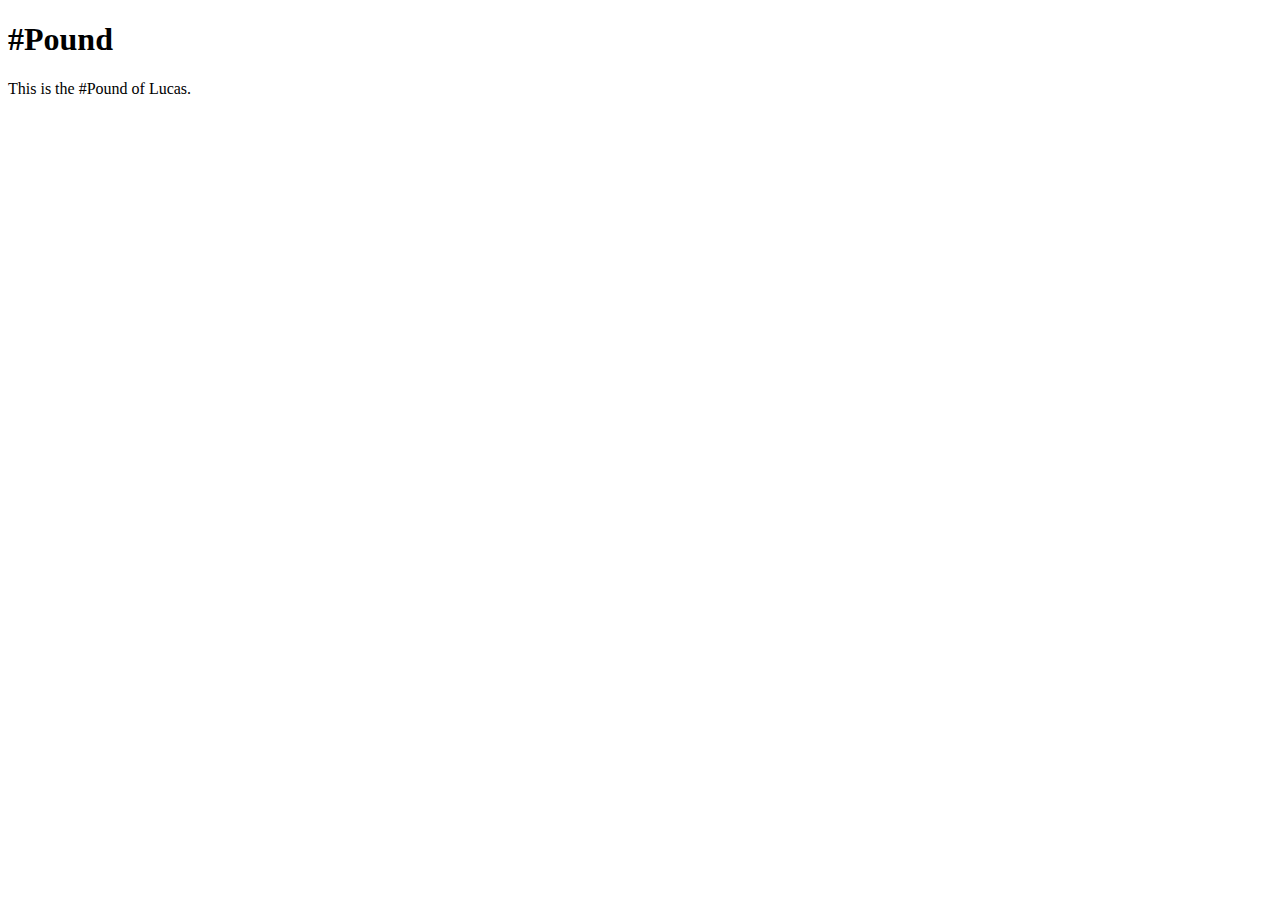
<file: circuits/unit1/index.html>
<!DOCTYPE html>
<html>
<head>

	<title>#Pound</title>
	<link rel="stylesheet" type="text/cass" href="css/style.css">
	
</head>
<body>

	<h1>#Pound</h1>

	<p>This is the #Pound of Lucas.</p>

</body>
</html>
</file>
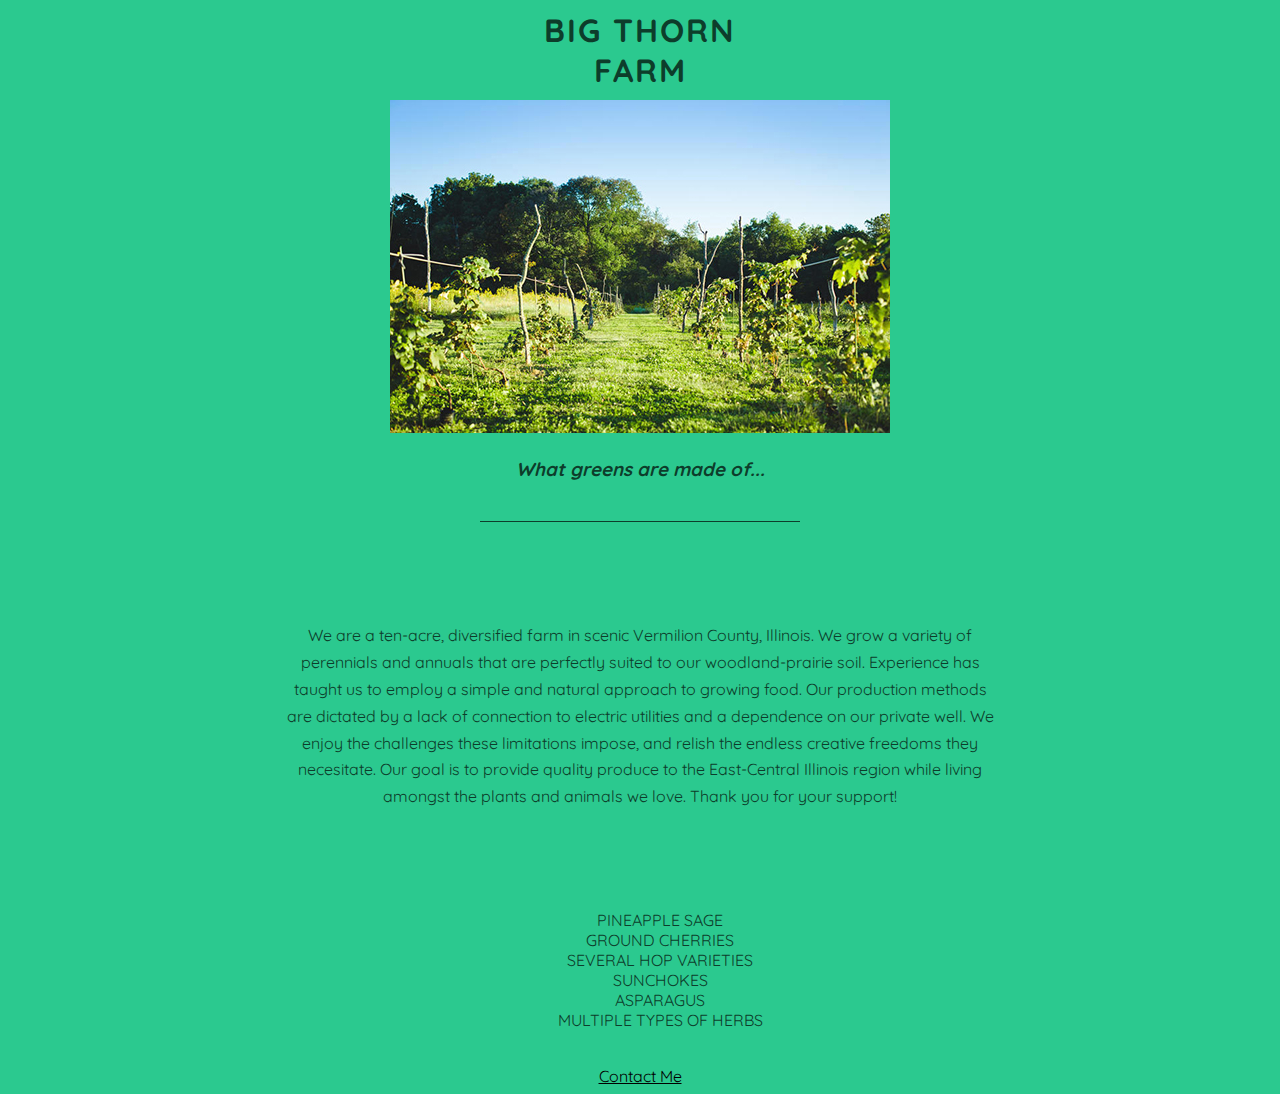
<file: circuits/unit3/index.html>
<!DOCTYPE html>
<html>
<head>
	<title>Big Thorn Farm</title>
	<link rel="stylesheet" type="text/css" href="css/style.css" height="250px" width="375px">
	<link href='http://fonts.googleapis.com/css?family=Quicksand' rel='stylesheet' type='text/css'>
</head>
<body>

	<h1>Big Thorn <br>
	Farm</h1>

	<img src="images/fieldpoles.jpg" alt="Green Field" title="Field of Greens">
	
	<h3 id="slogan">What greens are made of...</h3>

	
	<p id="description"> We are a ten-acre, diversified farm in scenic Vermilion County, Illinois. We grow a variety of perennials and annuals that are perfectly suited to our woodland-prairie soil. Experience has taught us to employ a simple and natural approach to growing food. Our production methods are dictated by a lack of connection to electric utilities and a dependence on our private well. We enjoy the challenges these limitations impose, and relish the endless creative freedoms they necesitate. Our goal is to provide quality produce to the East-Central Illinois region while living amongst the plants and animals we love. Thank you for your support!</p>
	
	<ul>
		<li>Pineapple Sage</li>
		<li>Ground Cherries</li>
		<li>Several Hop Varieties</li>
		<li>Sunchokes</li>
		<li>Asparagus</li>
		<li>Multiple Types of Herbs</li>
	</ul>
	<br>
	

	<a href="mailto:bigthornfarm@gmail.com?Subject=Hello" target="_blank">Contact Me</a>

</body>
</html>
</file>
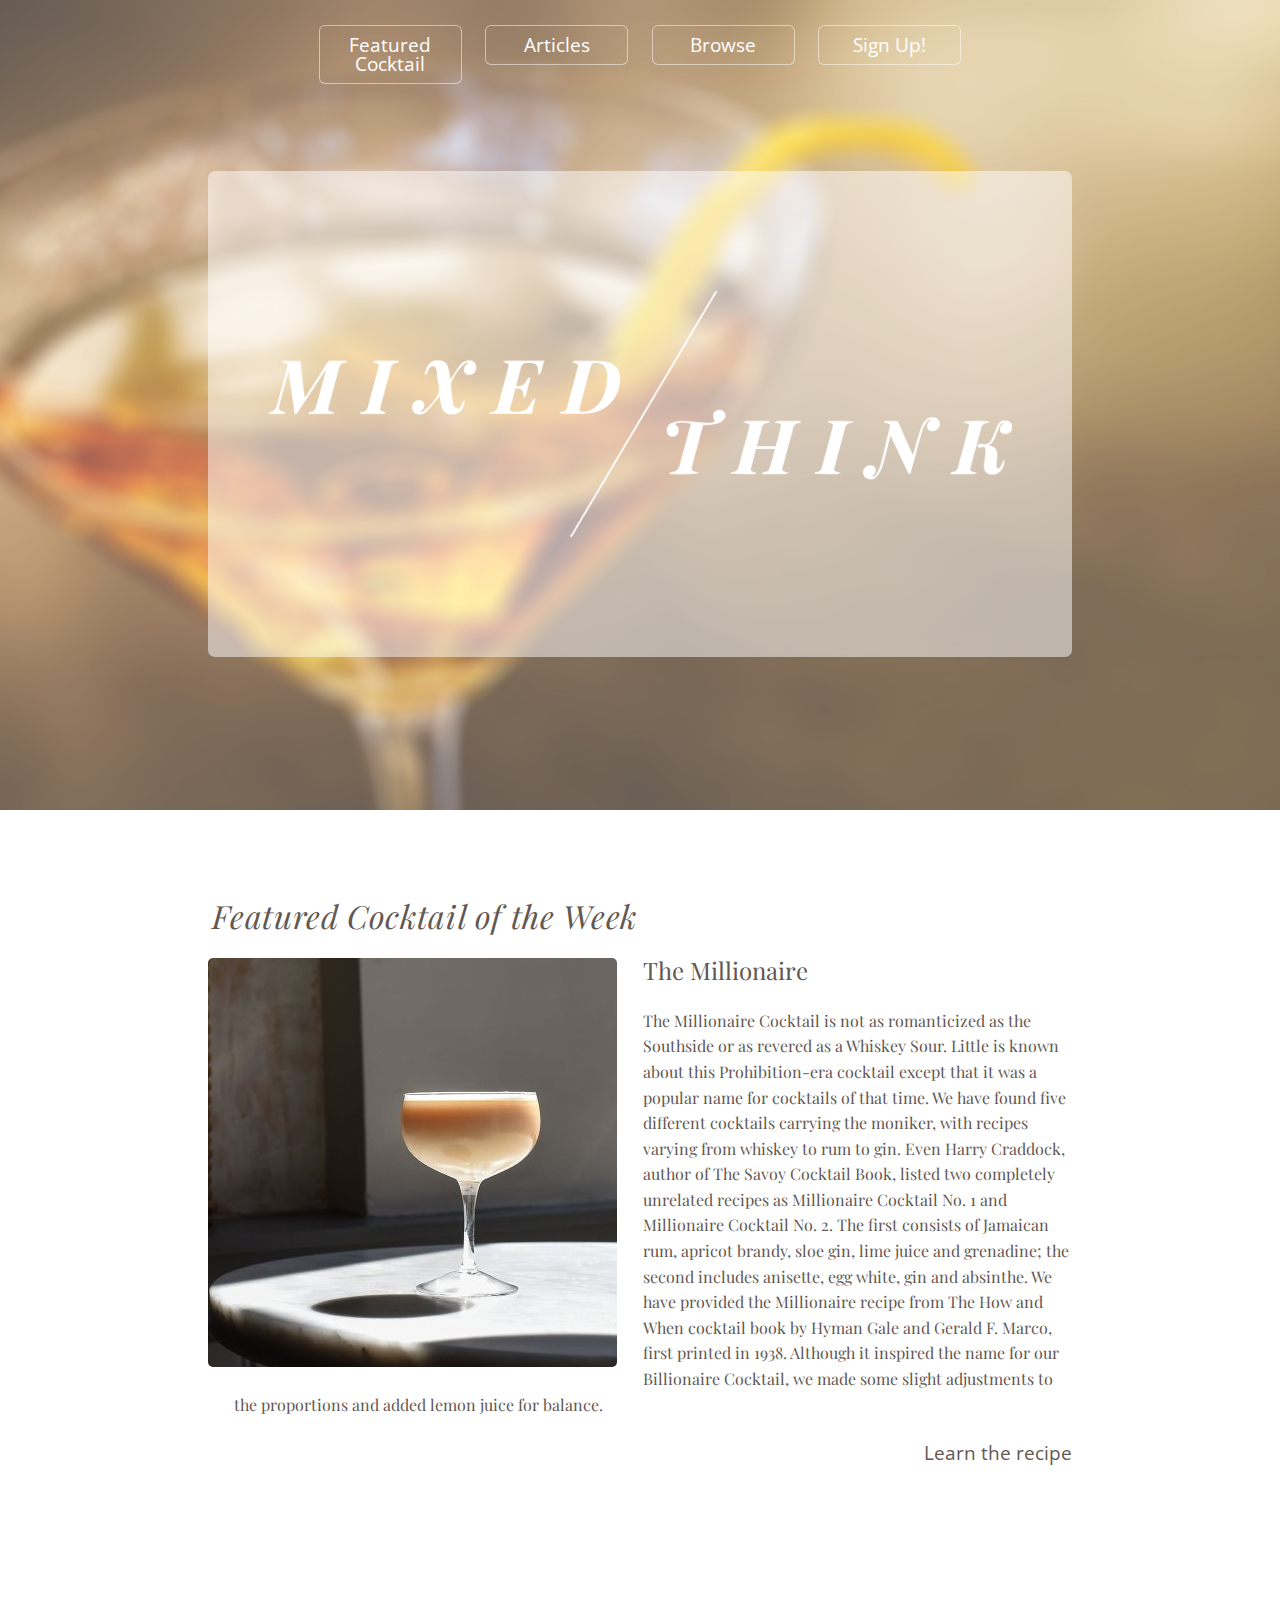
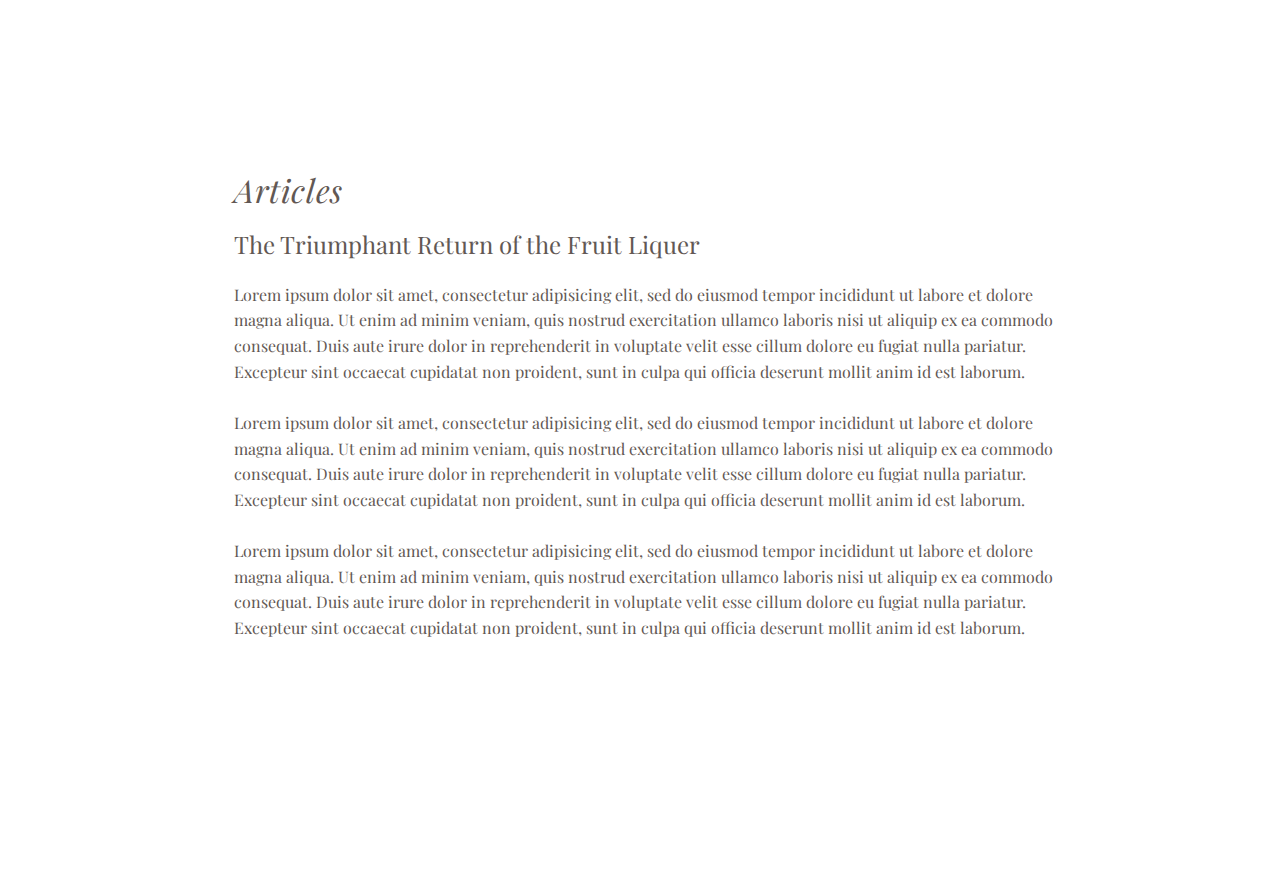
<file: circuits/unit5/index.html>
<!DOCTYPE html>
<html>
<head>

	<meta charset="UTF-8">
	<title>Mixed Think</title>
	<link rel="stylesheet" type="text/css" href="reset.css">
	<link rel="stylesheet" type="text/css" href="style.css">
	<link href='http://fonts.googleapis.com/css?family=Playfair+Display:700italic' rel='stylesheet' type='text/css'>
	<link href='http://fonts.googleapis.com/css?family=Open+Sans+Condensed:300' rel='stylesheet' type='text/css'>
</head>
<body>

	<section id="splash">
		<nav>
			<ul>
				<li id="cocktail"><a href="#feat_cocktail">Featured Cocktail</a></li>
				<li id="arcticles"><a href="#articles">Articles</a></li>
				<li id="browse"><a href="#browse">Browse</a></li>
				<li id="sign_up"><a href="#">Sign Up!</a></li>
			</ul>
		</nav>

		<div id="logo_wrapper">
			<img src="images/mixedthink.png" alt="Mixed Think Logo" id="logo">
		</div>
	</section>

	<section id="feat_cocktail">
		<div class="clearfix" id="feat_wrapper">
			<h1 id="week">Featured Cocktail of the Week</h1>
			<img src="images/millionaire1.jpg" alt="Millionaire" id="millionaire">
			<h3>The Millionaire</h3>
			<p>The Millionaire Cocktail is not as romanticized as the Southside or as revered as a Whiskey Sour. Little is known about this Prohibition-era cocktail except that it was a popular name for cocktails of that time. We have found five different cocktails carrying the moniker, with recipes varying from whiskey to rum to gin. Even Harry Craddock, author of The Savoy Cocktail Book, listed two completely unrelated recipes as Millionaire Cocktail No. 1 and Millionaire Cocktail No. 2. The first consists of Jamaican rum, apricot brandy, sloe gin, lime juice and grenadine; the second includes anisette, egg white, gin and absinthe. We have provided the Millionaire recipe from The How and When cocktail book by Hyman Gale and Gerald F. Marco, first printed in 1938. Although it inspired the name for our Billionaire Cocktail, we made some slight adjustments to the proportions and added lemon juice for balance.</p>

			<p id="recipe">Learn the recipe</p>
		</div>
	</section>

	<section id="articles">
		<div id="articles_wrapper">
			<h1>Articles</h1>
			<h3>The Triumphant Return of the Fruit Liquer</h3>
			<p>Lorem ipsum dolor sit amet, consectetur adipisicing elit, sed do eiusmod
			tempor incididunt ut labore et dolore magna aliqua. Ut enim ad minim veniam,
			quis nostrud exercitation ullamco laboris nisi ut aliquip ex ea commodo
			consequat. Duis aute irure dolor in reprehenderit in voluptate velit esse
			cillum dolore eu fugiat nulla pariatur. Excepteur sint occaecat cupidatat non
			proident, sunt in culpa qui officia deserunt mollit anim id est laborum.</p>
			<p>Lorem ipsum dolor sit amet, consectetur adipisicing elit, sed do eiusmod
			tempor incididunt ut labore et dolore magna aliqua. Ut enim ad minim veniam,
			quis nostrud exercitation ullamco laboris nisi ut aliquip ex ea commodo
			consequat. Duis aute irure dolor in reprehenderit in voluptate velit esse
			cillum dolore eu fugiat nulla pariatur. Excepteur sint occaecat cupidatat non
			proident, sunt in culpa qui officia deserunt mollit anim id est laborum.</p>
			<p>Lorem ipsum dolor sit amet, consectetur adipisicing elit, sed do eiusmod
			tempor incididunt ut labore et dolore magna aliqua. Ut enim ad minim veniam,
			quis nostrud exercitation ullamco laboris nisi ut aliquip ex ea commodo
			consequat. Duis aute irure dolor in reprehenderit in voluptate velit esse
			cillum dolore eu fugiat nulla pariatur. Excepteur sint occaecat cupidatat non
			proident, sunt in culpa qui officia deserunt mollit anim id est laborum.</p>
		</div>
	</section>
	
	

</body>
</html>
</file>
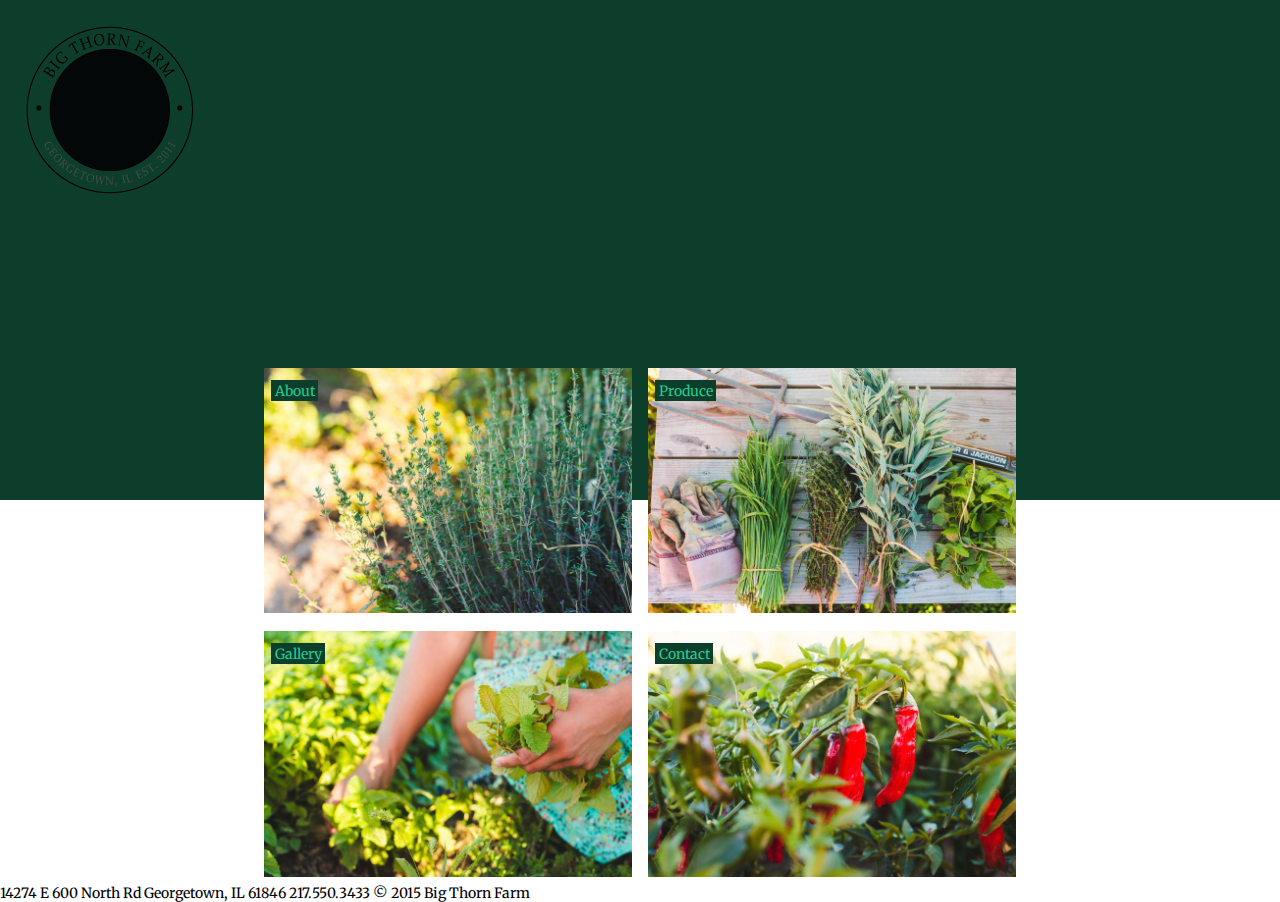
<file: circuits/unit9/index.html>
<!DOCTYPE html>
<html>
<head>
	<title>Big Thorn Farm</title>
	<meta charset="UTF-8">
	<meta name="viewport" content="width=device-width, initialscale=1">
	<link rel="stylesheet" type="text/css" href="css/reset.css">
	<link rel="stylesheet" type="text/css" href="css/style.css">
	<link href='http://fonts.googleapis.com/css?family=Merriweather:400,300' rel='stylesheet' type='text/css'>
</head>

<body>
	<header>
		<img src="images/btfcirclelogo.png" alt="Big Thorn Farm Logo">
	</header>

	<nav>
		<ul class="clearfix">
			<li class="buttons"><a href="#"><img src="images/thyme.jpg" alt="Thyme" class="nav_image"><h2>About</h2></a></li>

			<li class="buttons"><a href="#"><img src="images/tableherbs.jpg" alt="Herbs on a table" class="nav_image"><h2>Produce</h2></a></li>

			<li class="buttons"><a href="#"><img src="images/sagehands.jpg" alt="Hands" class="nav_image"><h2>Gallery</h2></a></li>

			<li class="buttons"><a href="#"><img src="images/peppers.jpg" alt="Peppers" class="nav_image"><h2>Contact</h2></a></li>
		</ul>
	</nav>

	<footer>14274 E 600 North Rd Georgetown, IL 61846 217.550.3433 &copy; 2015 Big Thorn Farm</footer>

</body>
</html>
</file>
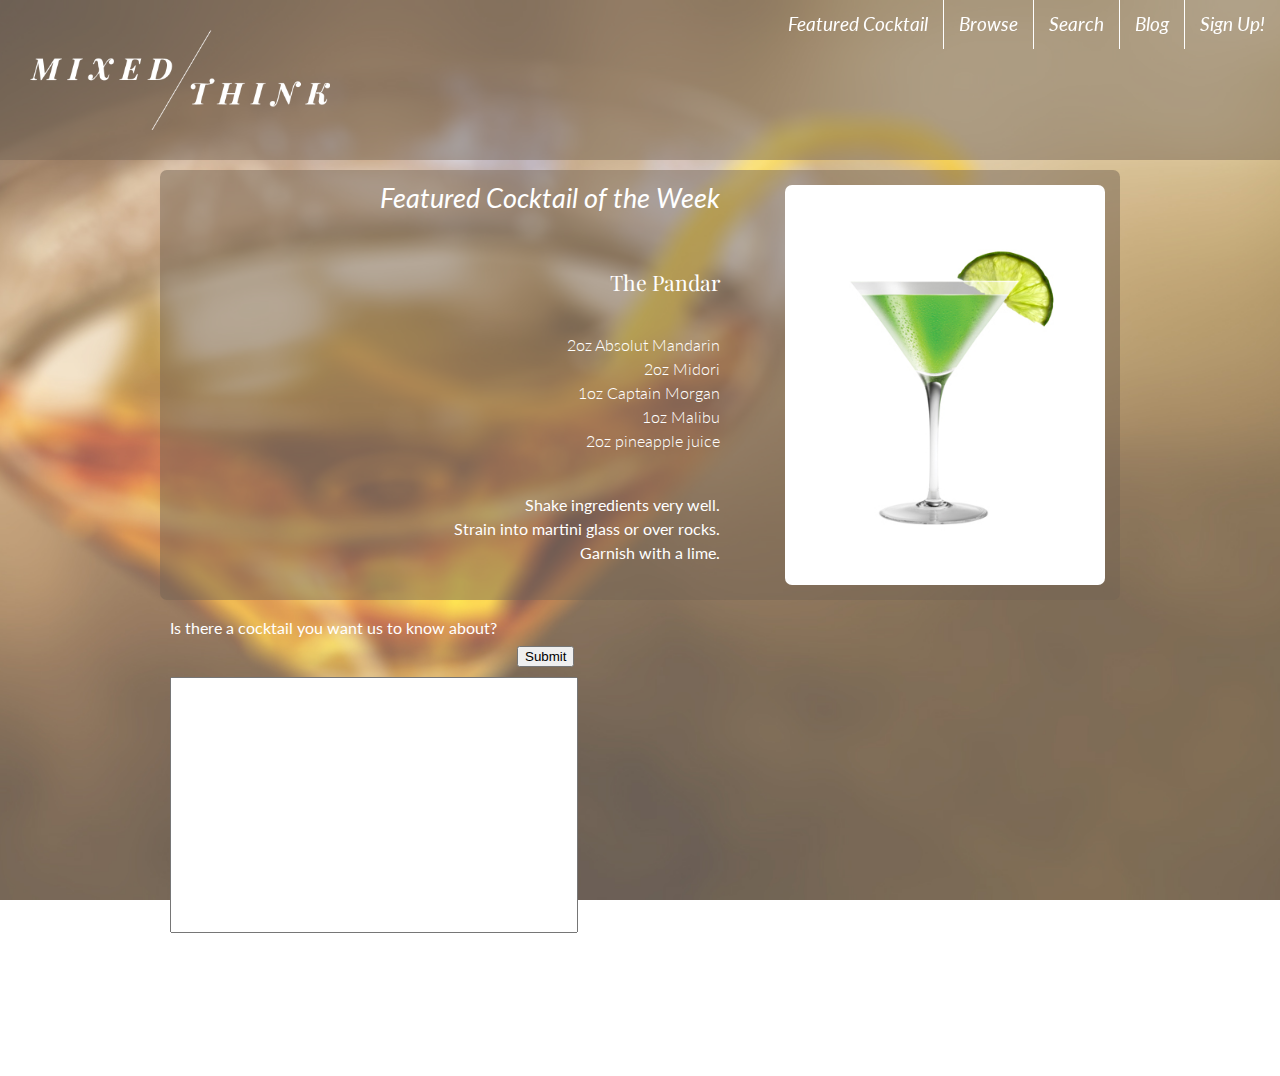
<file: circuits/unit5/iteration2/index.html>
<!DOCTYPE html>
<html>
<head>
	<title>Mixed Think</title>
	<meta charset="UTF-8">
	<link rel="stylesheet" type="text/css" href="css/reset.css">
	<link rel="stylesheet" type="text/css" href="style.css">
	<link href='http://fonts.googleapis.com/css?family=Playfair+Display:700italic' rel='stylesheet' type='text/css'>
	<link href='http://fonts.googleapis.com/css?family=Oxygen:400,300' rel='stylesheet' type='text/css'>
	<link href='http://fonts.googleapis.com/css?family=Lato:400,400italic' rel='stylesheet' type='text/css'>
</head>
<body>

	<header class="clearfix" id="navbar">
			<img id="mixed" src="images/mixedthink.png">
		

			<nav class="clearfix">
				<ul class="clearfix">
					<li><a id="signup" href="#">Sign Up!</a></li>
					<li><a id="blog" href="#">Blog</a></li>
					<li><a id="search" href="#">Search</a></li>
					<li><a id="browse"href="browse.html">Browse</a></li>
					<li><a id="featured" href="index.html">Featured Cocktail</a></li>
				</ul>
			</nav>
		
	</header>

	<section id="feat_wrapper" class="clearfix">
		<div id="container">
			<img id="pandar" src="images/pandar.jpg">

			<h1>Featured Cocktail of the Week</h1>

			<h3>The Pandar</h3>


			<ul id="ingredients">
				<li>2oz Absolut Mandarin</li>
				<li>2oz Midori</li>
				<li>1oz Captain Morgan</li>
				<li>1oz Malibu</li>
				<li>2oz pineapple juice</li>
			</ul>

			<p>Shake ingredients very well.<br> Strain into martini glass or over rocks.<br> Garnish with a lime.</p>
			
		</div>
	</section>

	<section id="input">
		<h3 id="info">Is there a cocktail you want us to know about?</h3>
		<input id="button" type="submit" value="Submit">

		<form>
			<input id="box" type="text" id="input">
		</form>
	</section>

	<footer>

		<div class="wrapper">

  			<a class="icon facebook" href="#"><span class="zocial-facebook"></span></a>
  			<a class="icon twitter" href="#"><span class="zocial-twitter"></span></a>
 			 <a class="icon linkedin" href="#"><span class="zocial-linkedin"></span></a>
  			<a class="icon youtube" href="#"><span class="zocial-youtube"></span></a>
  			<a class="icon flickr" href="#"><span class="zocial-flickr"></span></a>
  			<a class="icon email" href="#"><span class="zocial-email"></span></a>
  		</div>
  	</footer>

</body>
</html>
</file>
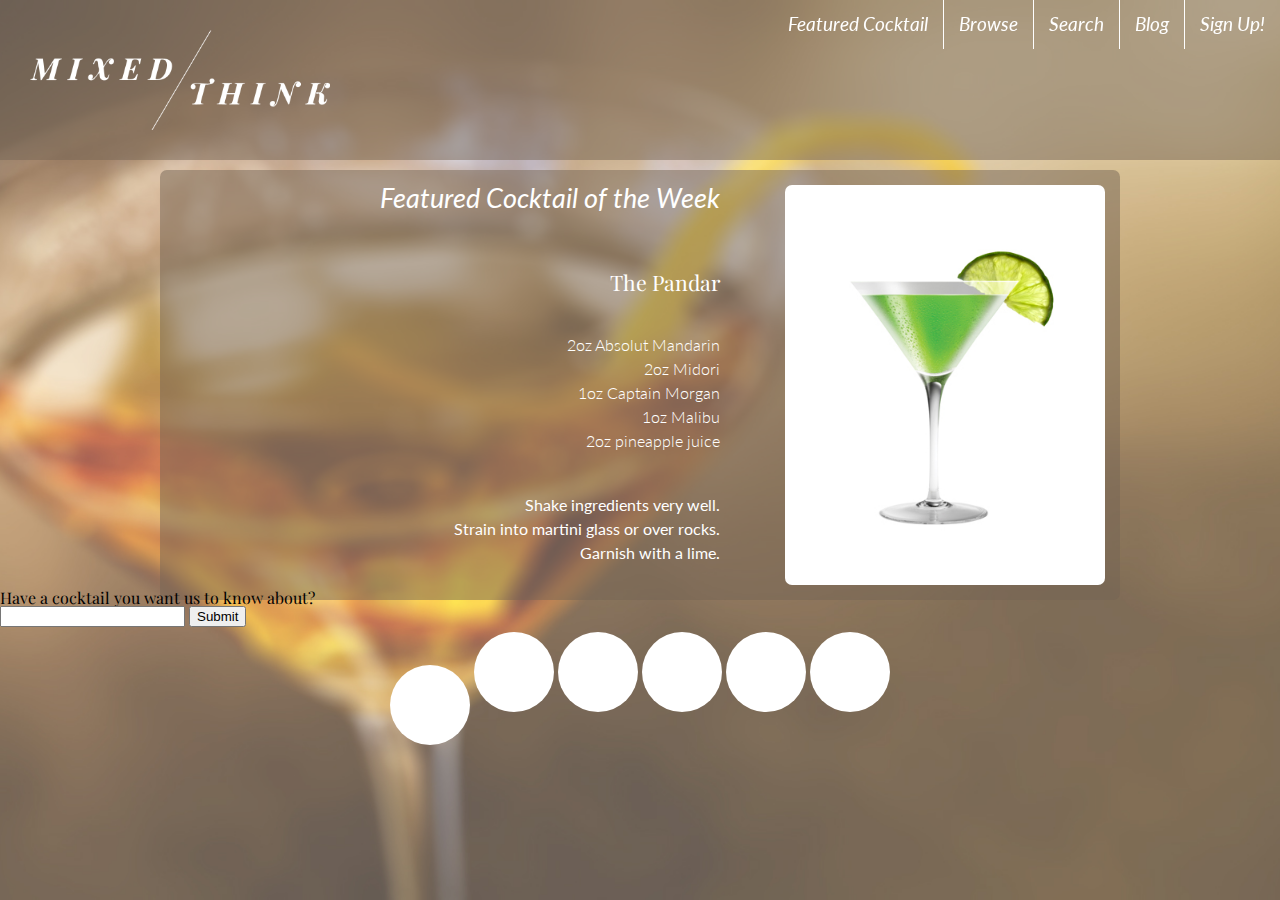
<file: circuitsgh/unit5/iteration2/index.html>
<!DOCTYPE html>
<html>
<head>
	<title>Mixed Think</title>
	<meta charset="UTF-8">
	<link rel="stylesheet" type="text/css" href="css/reset.css">
	<link rel="stylesheet" type="text/css" href="style.css">
	<link href='http://fonts.googleapis.com/css?family=Playfair+Display:700italic' rel='stylesheet' type='text/css'>
	<link href='http://fonts.googleapis.com/css?family=Oxygen:400,300' rel='stylesheet' type='text/css'>
	<link href='http://fonts.googleapis.com/css?family=Lato:400,400italic' rel='stylesheet' type='text/css'>
</head>
<body>

	<header class="clearfix" id="navbar">
			<img id="mixed" src="images/mixedthink.png">
		

			<nav class="clearfix">
				<ul class="clearfix">
					<li><a id="signup" href="#">Sign Up!</a></li>
					<li><a id="blog" href="#">Blog</a></li>
					<li><a id="search" href="#">Search</a></li>
					<li><a id="browse"href="#">Browse</a></li>
					<li><a id="featured" href="#">Featured Cocktail</a></li>
				</ul>
			</nav>
		
	</header>

	<section id="feat_wrapper" class="clearfix">
		<div id="container">
			<img id="pandar" src="images/pandar.jpg">

			<h1>Featured Cocktail of the Week</h1>

			<h3>The Pandar</h3>


			<ul id="ingredients">
				<li>2oz Absolut Mandarin</li>
				<li>2oz Midori</li>
				<li>1oz Captain Morgan</li>
				<li>1oz Malibu</li>
				<li>2oz pineapple juice</li>
			</ul>

			<p>Shake ingredients very well.<br> Strain into martini glass or over rocks.<br> Garnish with a lime.</p>
			
		</div>
	</section>

	<section>Have a cocktail you want us to know about?
	<form>
		<input type="text" id="input">
		<input type="submit" value="Submit">
	</form>
	</section>

	<footer>

		<div class="wrapper">

  			<a class="icon facebook" href="#"><span class="zocial-facebook"></span></a>
  			<a class="icon twitter" href="#"><span class="zocial-twitter"></span></a>
 			 <a class="icon linkedin" href="#"><span class="zocial-linkedin"></span></a>
  			<a class="icon youtube" href="#"><span class="zocial-youtube"></span></a>
  			<a class="icon flickr" href="#"><span class="zocial-flickr"></span></a>
  			<a class="icon email" href="#"><span class="zocial-email"></span></a>
  		</div>
  	</footer>

</body>
</html>
</file>
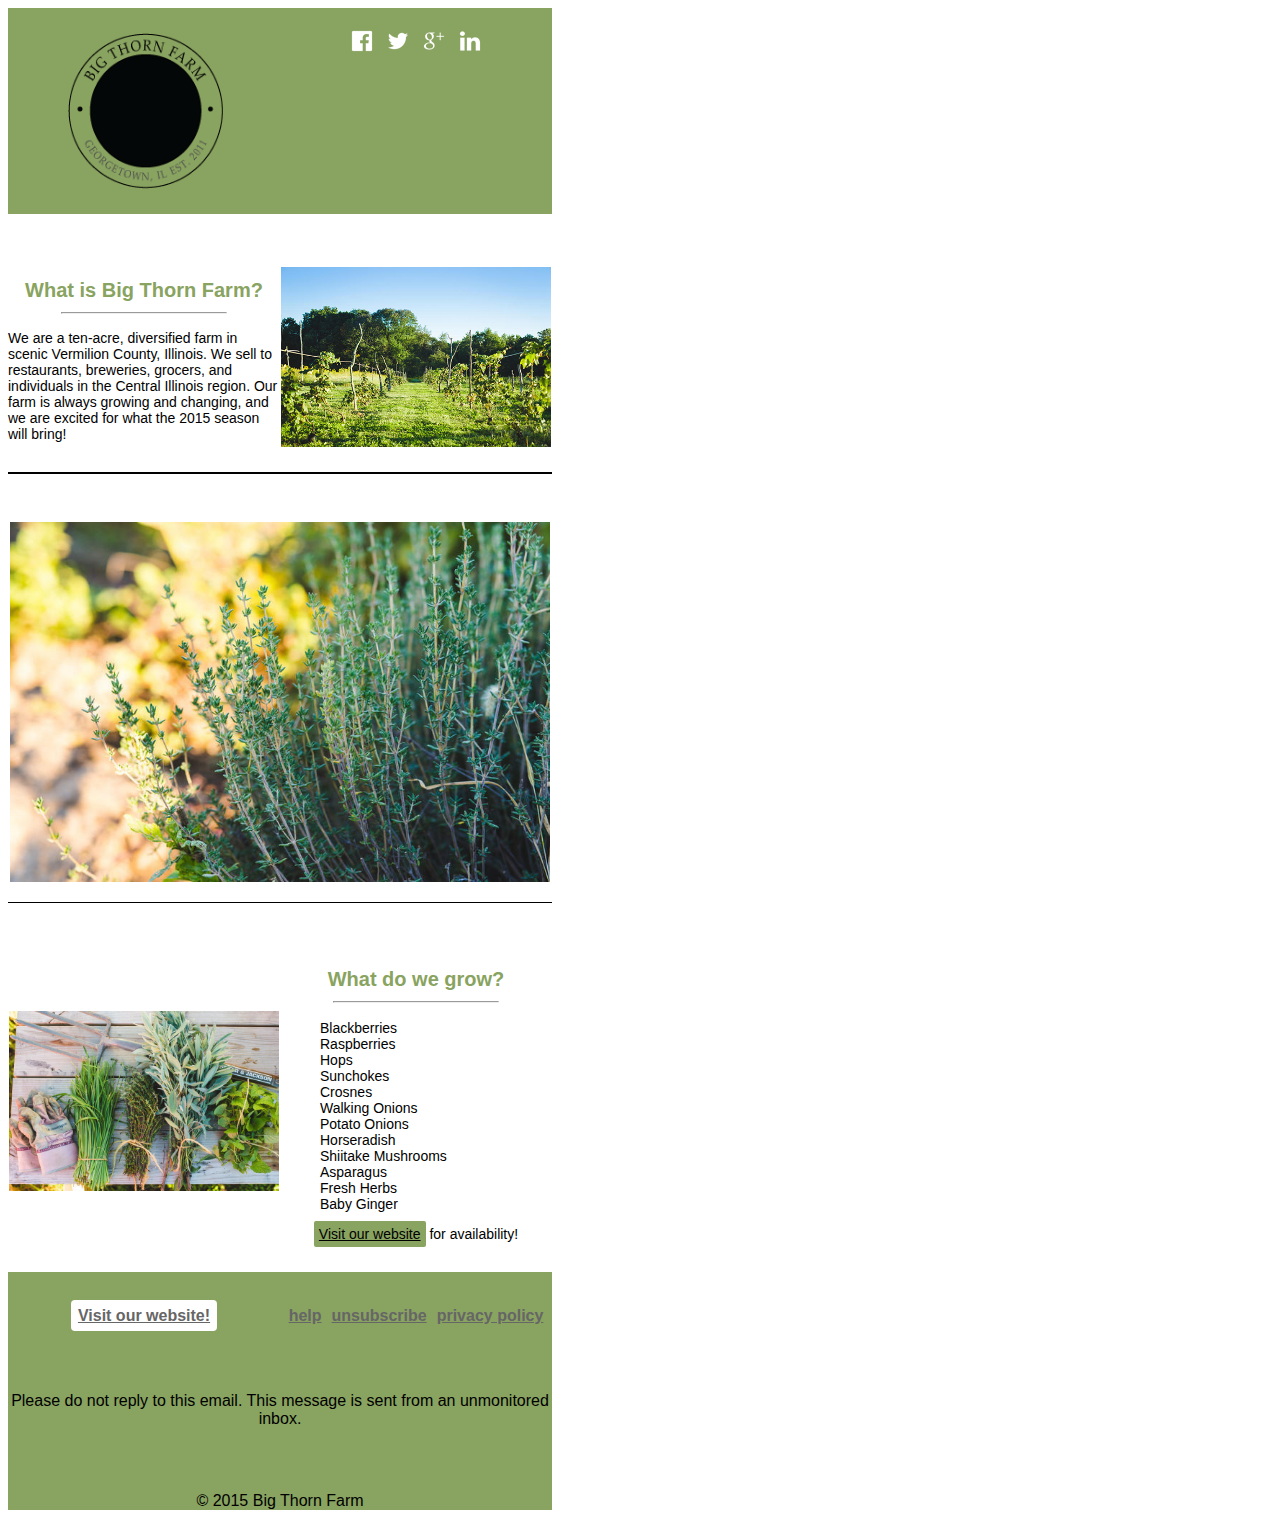
<file: circuits/unit10/email.html>
<!DOCTYPE html>
<html>
<head>
	<title>Big Thorn Farm</title>
	<meta charset="UTF-8">
	<meta name="viewport" content="width=device-width, initialscale=1">
</head>

<body>
	<table border="0" cellspacing="0">
		<tr style="background-color: #89A360;">
			<td style="background-color: #89A360; width:270px;" align="center"><a href="#"><img src="http://lucasdbaker.github.io/circuits/unit10/btfcirclelogo.png" style="width: 200px;" alt="Big Thorn Farm Logo"></a></td>
			<td style="background-color: #89A360; width:270px;" valign="top" align="center">
				<ul style="list-style: none; padding: 0;">
  					<li style="display: inline;"><a href="#" title="Share on Facebook" target="_blank"><img src="http://lucasdbaker.github.io/circuits/unit10/simple_icons/Facebook.png"></a></li>

  					<li style="display: inline;"><a href="#" target="_blank" title="Tweet"><img src="http://lucasdbaker.github.io/circuits/unit10/simple_icons/Twitter.png"></a></li>

  					<li style="display: inline;"><a href="#" target="_blank" title="Share on Google+"><img src="http://lucasdbaker.github.io/circuits/unit10/simple_icons/Google+.png"></a></li>

  					<li style="display: inline;"><a href="#" target="_blank" title="Share on LinkedIn"><img src="http://lucasdbaker.github.io/circuits/unit10/simple_icons/LinkedIn.png"></a></li>
				</ul>
			</td>
		</tr>

		<tr>
			<td style="width: 270px; padding:3em 0 1em 0;">
				<h2 style="font-size: 20px; font-style: normal; font-family: Arial, sans-serif; color: #89A360; text-align: center;" >What is Big Thorn Farm?<hr width="60%"></h2>

				<p style="font-family: arial, sans-serif; font-size: 14px; ">We are a ten-acre, diversified farm in scenic Vermilion County, Illinois. We sell to restaurants, breweries, grocers, and individuals in the Central Illinois region. Our farm is always growing and changing, and we are excited for what the 2015 season will bring!</p>
			</td>
			<td align="center">
				<img src="http://lucasdbaker.github.io/circuits/unit10/fieldpoles.jpg" style="width:270px; padding:3em 0 1em 0;">
			</td>

		</tr>
		<tr>
			<td style="background-color: #000; padding:.05em;" colspan="2"></td>
		</tr>

		<tr>
			<td colspan="2" align="center" style="padding:3em 0 1em 0"><img src="http://lucasdbaker.github.io/circuits/unit10/thyme.jpg" width="540px"></td>
		</tr>

		<tr>
			<td style="background-color: #000; padding:.05em;" colspan="2"></td>
		</tr>

		<tr>
			<td align="center" style="padding:3em 0 1em 0;"><img src="http://lucasdbaker.github.io/circuits/unit10/tableherbs.jpg" width="270px"></td>

			<td align="center" style="padding: 3em 0 1em 0;">
				<h2 style="font-size: 20px; font-style: normal; font-family: Arial, sans-serif; color: #89A360;">What do we grow?<hr width="60%"></h2>
				<ul style="list-style: none; font-family: arial, sans-serif; font-size: 14px; text-align: left;">
					<li>Blackberries</li>
					<li>Raspberries</li>
					<li>Hops</li>
					<li>Sunchokes</li>
					<li>Crosnes</li>
					<li>Walking Onions</li>
					<li>Potato Onions</li> 
					<li>Horseradish</li>
					<li>Shiitake Mushrooms</li>
					<li>Asparagus</li>
					<li>Fresh Herbs</li>
					<li>Baby Ginger</li>
				</ul>

				<p style="font-family: arial, sans-serif; font-size: 14px;"><a href="#" style="color: #000; background-color: #89A360; padding: 5px; border-radius:2px;">Visit our website</a> for availability!</p>
			</td>
		</tr>

		<tr>
			<tr>
				<td align="center" style="background-color: #89A360; padding: 2em 0;"><a href="#" style="background-color:#fff; color:#666; border-radius: 4px; padding: 7px; font-family: arial, sans-serif; font-weight:bold;">Visit our website!</a></td>
				<td align="center" style="background-color: #89A360; padding: 2em 0;">
					<table border="0">
						<tr>
							<td style="font-family: arial, sans-serif; background-color: #89A360;"><a href="#" style="padding: 7px 3px; color: #666; font-weight:bold;">help</a></td>
							<td style="font-family: arial, sans-serif; background-color: #89A360;"><a href="#" style="padding: 7px 3px; color: #666; font-weight:bold;">unsubscribe</a></td>
							<td style="font-family: arial, sans-serif; background-color: #89A360;"><a href="#" style="padding: 7px 3px; color: #666; font-weight:bold;">privacy policy</a></td>
						</tr>
					</table>
				</td>
			</tr>

			<tr>
				<td colspan="2" align="center" style="font-family: arial, sans-serif; background-color: #89A360; padding: 2em 0;">Please do not reply to this email. This message is sent from an unmonitored inbox.</td>
			</tr>

			<tr>
				<td colspan="2" align="center" style="font-family: arial, sans-serif; background-color: #89A360; padding: 2em 0 0 0;">&copy; 2015 Big Thorn Farm</td>
			</tr>
		</tr>
	</table>


</body>
</html>
</file>
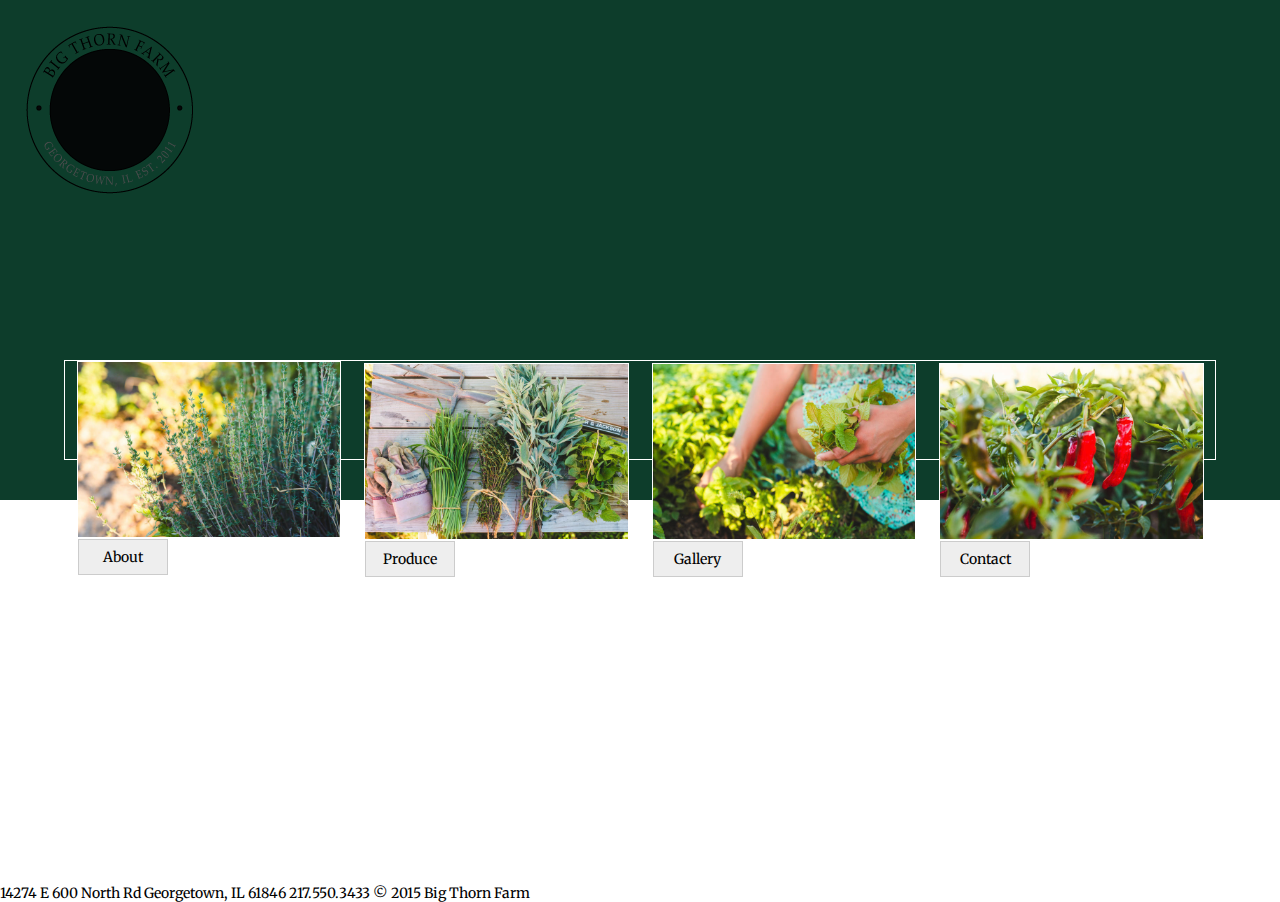
<file: circuits/unit9/index2.html>
<!DOCTYPE html>
<html>
<head>
	<title>Big Thorn Farm</title>
	<meta charset="UTF-8">
	<meta name="viewport" content="width=device-width, initialscale=1">
	<link rel="stylesheet" type="text/css" href="css/reset.css">
	<link rel="stylesheet" type="text/css" href="css/style2.css">
	<link href='http://fonts.googleapis.com/css?family=Merriweather:400,300' rel='stylesheet' type='text/css'>
</head>

<body>
	<header>
		<img src="images/btfcirclelogo.png" alt="Big Thorn Farm Logo">
	</header>

	<nav>
		<div class="tabs">

			<!-- tab 1 -->
			<div class="column">
				<img src="images/thyme.jpg" alt="Thyme" class="navimages">
	    		<div class="tab">
	        		<input type="radio" id="tab-1" name="tab-group-1">
	        		<label for="tab-1">About</label>
	        		<div class="tab" id="close-tab">
	            		<input type="radio" class="tab-close" name="tab-group-1">
	            		<label for="tab-close">About</label>
	        		</div>
	        	</div>
			</div>
	       			<div class="content"><p>We are a ten-acre, diversified farm in scenic Vermilion County, Illinois. We sell to restaurants, breweries, grocers, and individuals in the Central Illinois region. Our farm is always growing and changing, and we are excited for what the 2015 season will bring!</p><br>

	       			<p>We began our farm journey in 2011 with an empty piece of land and a few hand tools. Our first planting was our beloved hop yard, built with locust trees from our property. These trees have giant, gnarly thorns and, well, they're awesome. It seemed only fitting they should be our namesake; Big Thorn Farm was born.</p><br>
 
					<p>After the hops came our blackberries, raspberries, grapes, asparagus, gooseberries, and fruit trees. Then the herbs, sunchokes, walking onions, crosnes, and shiitake mushrooms made their debut. We enjoy plants that cycle seamlessly though the seasons, blossoming and hibernating like the humans who tend them. Every year we add a few new things, and every year our perennial oasis continues to grow!</p><br>
 
					<p>This past year, we hand-built our own tiny house and moved permanently to the farm. We live simply, off-grid, and couldn't be happier. Sometimes you don't realize your dream is coming true until you're actually living it. </p><br>
	        		</div>
    		

    		<!-- end tab 1 -->

    		<!-- tab 2 -->
    		<div class="column">
    			<img src="images/tableherbs.jpg" alt="Herbs" class="navimages">
	    		<div class="tab">
	        		<input type="radio" id="tab-2" name="tab-group-1">
	        		<label for="tab-2">Produce</label>
	        		<div class="tab" id="close-tab">
	            		<input type="radio" class="tab-close" name="tab-group-1">
	            		<label for="tab-close">Produce</label>
	        		</div>

	       			<div class="content">Blackberries: Late June-July
					Raspberries: Late August-September
					Hops: 7 varieties from August-September
					Sunchokes: White, Red, and Pink, October-March
					Crosnes: Fall
					Walking Onions: Year-round
					Potato Onions: Fall 
					Horseradish: Late Fall
					Shiitake Mushrooms: Spring & Fall, dependent on flushes
					Asparagus: Early Spring
					Fresh Herbs: Sage, Thyme, Lemon Thyme, Lemon Balm, Chocolate Mint, Orange Mint, Apple Mint, Garlic Chives
					Baby Ginger: Unavailable for 2015 
	        		</div>
	    		</div>
    		</div>

    		<!-- end tab 2 -->

    		<!-- tab 3 -->
    		<div class="column">
    			<img src="images/sagehands.jpg" alt="Sage" class="navimages">
	    		<div class="tab">
	        		<input type="radio" id="tab-3" name="tab-group-1">
	        		<label for="tab-3">Gallery</label>
	        		<div class="tab" id="close-tab">
	            		<input type="radio" class="tab-close" name="tab-group-1">
	            		<label for="tab-close">Gallery</label>
	        		</div>

	        		<div class="content">Got really excited about getting this working, but sadly IOS crushed the JS free dream :(
	        		</div>
	    		</div>
	    	</div>

    		<!-- end tab 3 -->

    		<!-- tab 4 -->
    		<div class="column">
    			<img src="images/peppers.jpg" alt="Peppers" class="navimages">
	    		<div class="tab">
	        		<input type="radio" id="tab-4" name="tab-group-1">
	        		<label for="tab-4">Contact <!-- <i>&#9660;</i> --></label>
	        		<div class="tab" id="close-tab">
	            		<input type="radio" class="tab-close" name="tab-group-1">
	            		<label for="tab-close">Contact</label>
	        		</div>

	        		<div class="content">Got really excited about getting this working, but sadly IOS crushed the JS free dream :(
	        		</div>
	    		</div>
	    	</div>

    		<!-- end tab 4 -->

		</div>
	</nav>

	<footer>14274 E 600 North Rd Georgetown, IL 61846 217.550.3433 &copy; 2015 Big Thorn Farm</footer>

</body>
</html>
</file>
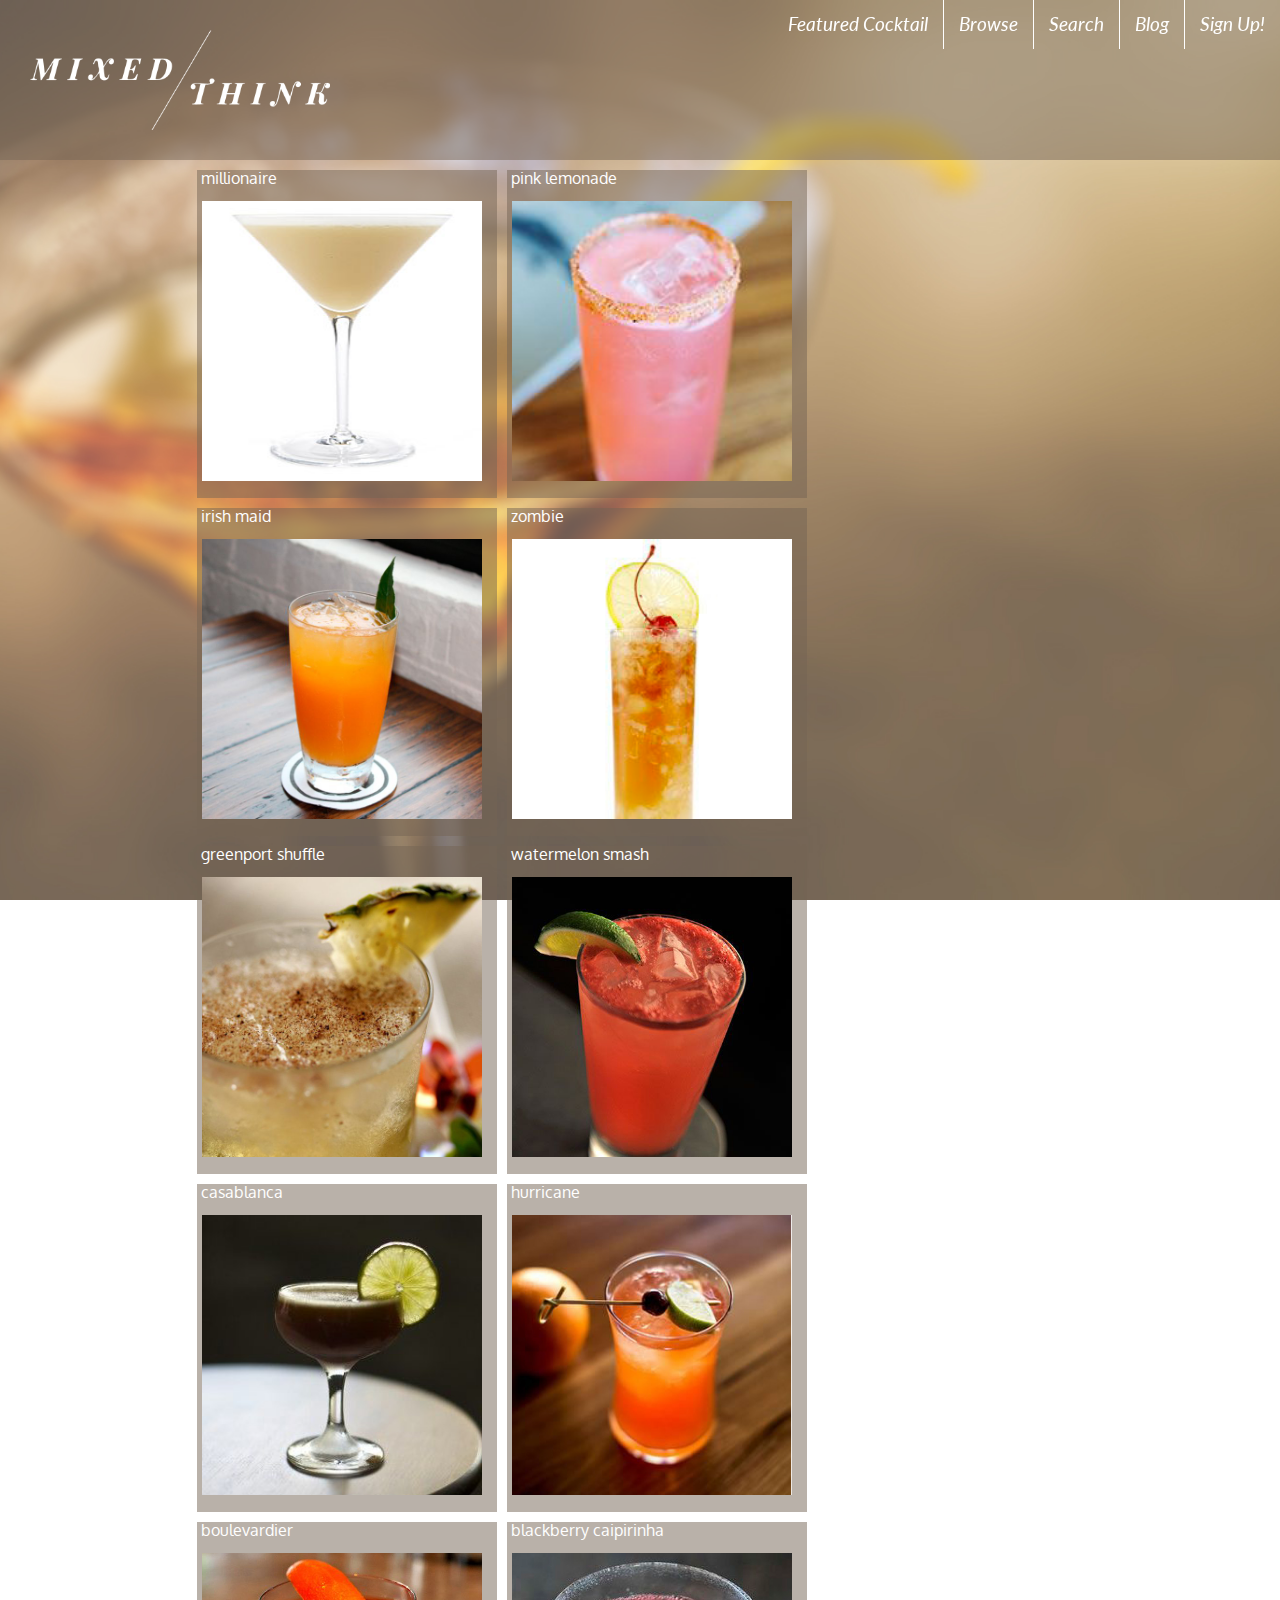
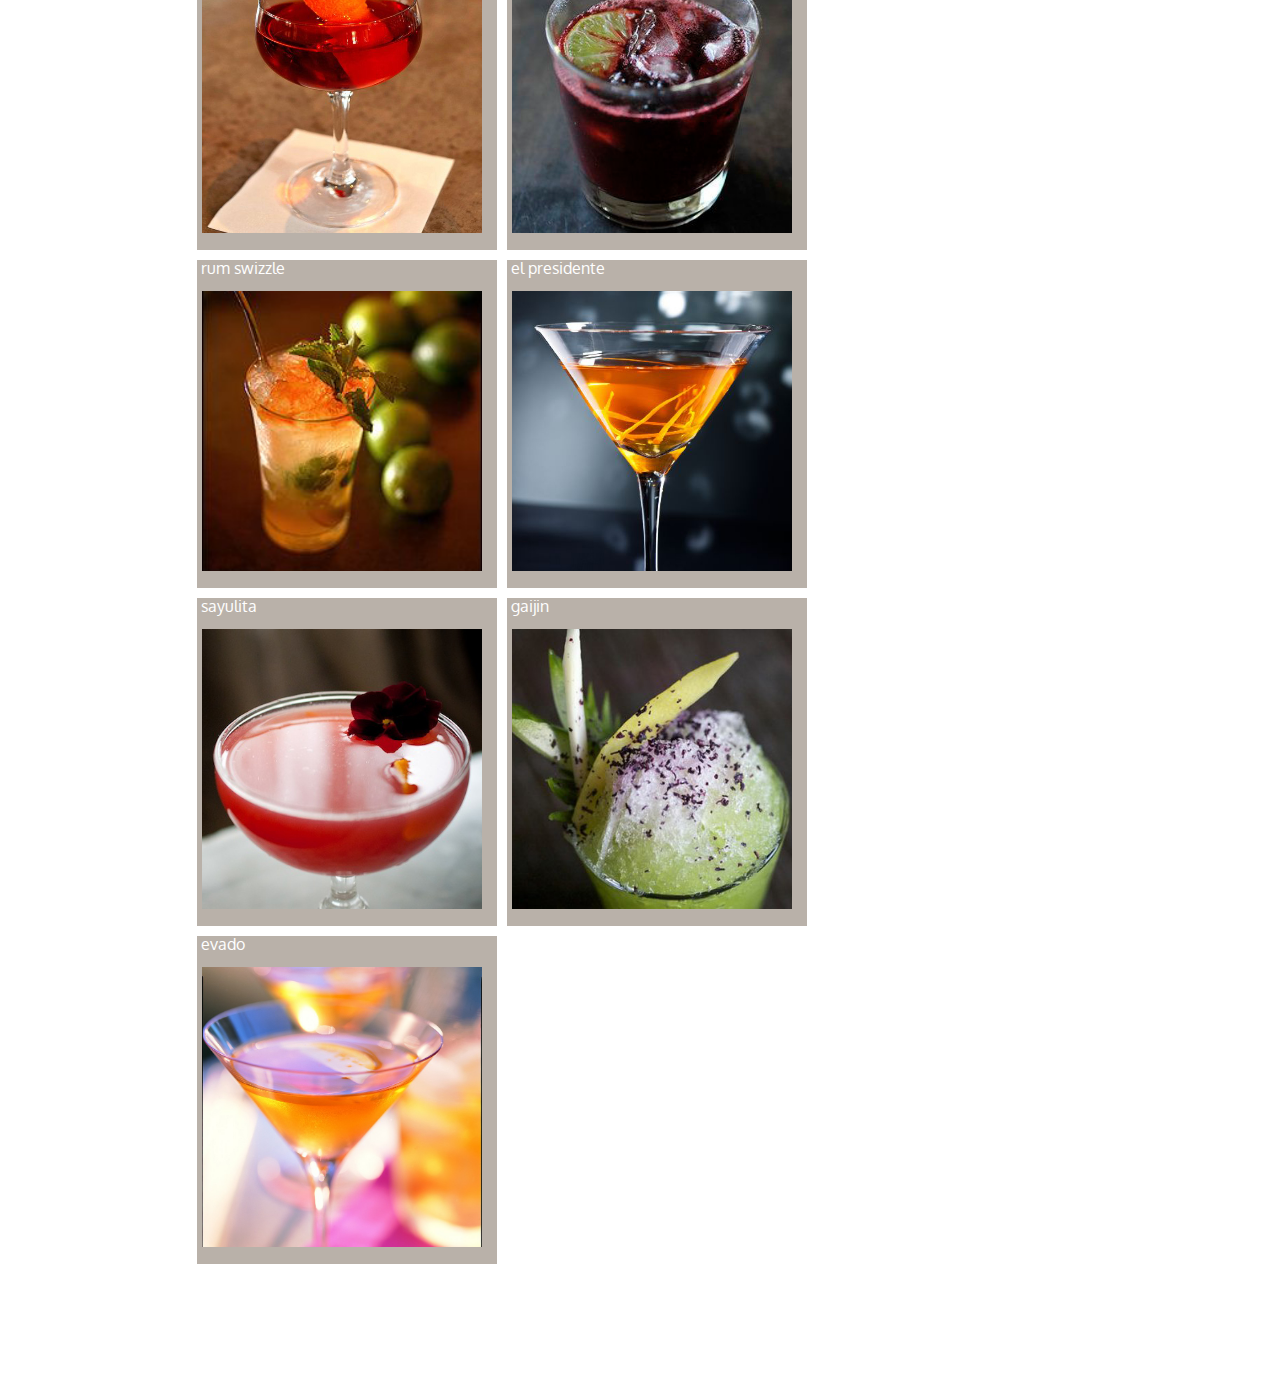
<file: circuits/unit5/iteration2/browse.html>
<!DOCTYPE html>
<html>
<head>
	<title>Mixed Think</title>
	<meta charset="UTF-8">
	<link rel="stylesheet" type="text/css" href="reset.css">
	<link rel="stylesheet" type="text/css" href="style.css">
	<link href='http://fonts.googleapis.com/css?family=Playfair+Display:700italic' rel='stylesheet' type='text/css'>
	<link href='http://fonts.googleapis.com/css?family=Oxygen:400,300' rel='stylesheet' type='text/css'>
	<link href='http://fonts.googleapis.com/css?family=Lato:400,400italic' rel='stylesheet' type='text/css'>
</head>
<body>

	<header class="clearfix" id="navbar">
			<img id="mixed" src="images/mixedthink.png">
		

			<nav class="clearfix">
				<ul class="clearfix">
					<li><a id="signup" href="#">Sign Up!</a></li>
					<li><a id="blog" href="#">Blog</a></li>
					<li><a id="search" href="#">Search</a></li>
					<li><a id="browse"href="browse.html">Browse</a></li>
					<li><a id="featured" href="index.html">Featured Cocktail</a></li>
				</ul>
			</nav>
		
	</header>

	<section id="articles" class="clearfix">
		<article>
			<h2>millionaire</h2><a href="#"><img class="pics" src="images/millionaire.jpg"></a>
		</article>
		<article>
			<h2>pink lemonade</h2><a href="#"><img class="pics" src="images/pinklemonade.jpg"></a>
		</article>
		<article>
			<h2>irish maid</h2><a href="#"><img class="pics" src="images/irishmaid.jpg"></a>
		</article>
		<article>
			<h2>zombie<a href="#"><img class="pics" src="images/zombie.png"></a></h2>
		</article>
		<article>
			<h2>greenport shuffle<a href="#"><img class="pics" src="images/greenportshuffle.jpg"></a></h2>
		</article>
		<article>
			<h2>watermelon smash<a href="#"><img class="pics" src="images/watermelonsmash.png"></a></h2>
		</article>
		<article>
			<h2>casablanca<a href="#"><img class="pics" src="images/casablanca.jpg"></a></h2>
		</article>
		<article>
			<h2>hurricane<a href="#"><img class="pics" src="images/hurricane.jpg"></a></h2>
		</article>
		<article>
			<h2>boulevardier<a href="#"><img class="pics" src="images/boulevardier.jpg"></a></h2>
		</article>
		<article>
			<h2>blackberry caipirinha<a href="#"><img class="pics" src="images/blackberry.jpg"></a></h2>
		</article>
		<article>
			<h2>rum swizzle<a href="#"><img class="pics" src="images/rumswizzle.jpg"></a></h2>
		</article>
		<article>
			<h2>el presidente</h2><a href="#"><img class="pics" src="images/elpresidente.jpg"></a>
		</article>
		<article>
			<h2>sayulita</h2><a href="#"><img class="pics" src="images/sayulita.png"></a>
		</article>
		<article>
			<h2>gaijin</h2><a href="#"><img class="pics" src="images/gaijin.png"></a>
		</article>
		<article>
			<h2>evado</h2><a href="#"><img class="pics" src="images/evado.jpg"></a>
		</article>
	</section>


	<footer>

		<div class="wrapper">

  			<a class="icon facebook" href="#"><span class="zocial-facebook"></span></a>
  			<a class="icon twitter" href="#"><span class="zocial-twitter"></span></a>
 			 <a class="icon linkedin" href="#"><span class="zocial-linkedin"></span></a>
  			<a class="icon youtube" href="#"><span class="zocial-youtube"></span></a>
  			<a class="icon flickr" href="#"><span class="zocial-flickr"></span></a>
  			<a class="icon email" href="#"><span class="zocial-email"></span></a>
  		</div>
  	</footer>

	

</body>
</html>
</file>
<file: circuits/unit1/css/style.css>
body {
	color:purple;
	background-color:yellow;
}
</file>
<file: circuits/unit3/css/style.css>
body{color: #0D3D2B;
background-color: #2BC98F;
text-align: center;
font-family: 'Quicksand', sans-serif;
}

h1{
	font-weight: 700;
	letter-spacing: 2px;
	margin: 10px;
	text-transform: uppercase;

}

#slogan{
	font-style: italic;
	padding: 20px 10px 40px 10px;
	border-bottom: solid;
	border-width: 1px;
	width: 300px;
	margin:0 auto;

}
 #description{
 	width:708px;
 	text-align: center;
 	line-height: 1.68em;
 	margin:auto;
 	margin:100px auto;
 }


a{color: #000000;

}
 ul{
 	text-transform: uppercase;
 	list-style: none;
 }
</file>
<file: circuits/unit5/style.css>
html{
	font-family: 'Playfair Display', serif;
	margin: 0 auto;
	height: 100vh;
	
}


div{
	margin: 5% auto;
	background: rgba(255,255,255,.5);
	width: 50%;
	height: 90%;
	border-radius: 7px;
	min-width: 864px;
	min-height: 288px;
	overflow: auto;

}

img{
/*	margin:0 auto;
	padding: 3%;
	width: 94%;
	position: relative;
	top: 50%;
	transform:translateY(-50%);*/
}

nav{
	margin:0 auto;
	padding-top: 2%;
	text-align: center;
	width: 100%;
	height: 10%;
}

ul{
	margin:0 auto;
	height: 100%;
	width: 50%
}

li{
	list-style: none;
  	padding: 1.5% 0;
  	margin:0 2%;
  	text-align: center;
  	border-radius: 5px;
  	font-size: 1.2em;
  	box-shadow: 0 0 0 1px rgba(255,255,255,.5);
  	width: 22%;
  	float: left;

}

li:hover{
	background: rgba(255,255,255,.5);
	box-shadow: rgba(255,255,255,.5);
	color: rgba(255,255,255,0);
}

a{
	font-family:'Open Sans Condensed', sans-serif;
	text-decoration: none;
	color:#fff;
	width:100%;
	display:block;
}

h1{
	font-family: 'Playfair Display', serif;
	font-style: italic;
	font-size: 2em;
	letter-spacing: .02em;
	color: #625854;
	margin:3% 0 0 3%;
}

h3{
	font-family: 'Playfair Display', serif;
	font-size: 1.5em;
	color: #625854;
	margin:3% 0 0 3%;
}

p{
	font-family: 'Playfair Display', serif;
	font-size: 1em;
	color: #625854;
	margin:3% 0 0 3%;
	line-height: 1.6em;
}

.clearfix:after{
	visibility: hidden;
  display: block;
  font-size: 0;
  content:" ";
  clear: both;
  height: 0;
}

#splash{
	margin:0 auto;
	width: 100vw;
	height: 90vh;
	background: url("images/twistblurlight.jpg") no-repeat center center fixed;
	background-size: cover;
}

#logo_wrapper{
	margin: 5% auto;
	background: rgba(255,255,255,.5);
	width: 50%;
	height: 60%;
	border-radius: 7px;
	min-width: 864px;
	min-height: 288px;
	overflow: auto;
}

#feat_wrapper{
	height: 95%;
	margin:5% auto auto auto;
}

#articles_wrapper{
	height: 80%;
	margin:5% auto auto auto;
}

#feat_cocktail{
	padding: 0;
	margin: 0;
	height: 90vh;
	width: 100vw;
}

#articles{
	padding: 0;
	margin: 0;
	height: 90vh;
	width: 100vw;
	overflow: auto;
	background: url("images/citydrinks.png") no-repeat center center fixed;
	background-size: cover;
}

#cocktail{
	margin-left:0;
}

#sign_up{
	margin-right: 0
}

#logo{
	margin:0 auto;
	padding: 0 7%;
	width: 86%;
	position: relative;
	top: 50%;
	transform:translateY(-50%);
}

#millionaire{
	float: left;
	border-radius: 5px;
	margin: 3% 3% 0 0;
}

#recipe{
	font-family:'Open Sans Condensed', sans-serif;
	text-align: right;
	font-size: 1.2em;
	line-height: 1em;
}

#week{
	margin-left: .5%;
}
</file>
<file: circuits/unit9/css/style.css>
body{
	font-size: 14px;
	font-family: 'Merriweather', serif;
	font-weight: 400;
	background-color: #fff;
	/*background: url(../images/hoppoles_large.jpg) no-repeat center top fixed;*/
}

header{
	height: 500px;
	width: 100%;
	background-color: #0D3D2B;
}

nav{
	width: 90%;
	height: auto;
	position: relative;
	margin: -10em auto;
}

h2{
	background: #0D3D2B;
	display: block;
	position: absolute;
	top: 5%;
	padding: 1%;
	left: 2%;
}

a{
	display: block;
	position: relative;
	text-decoration: none;
	color: #2BC98F;
}

footer{
	clear: both;
	position: absolute;
	bottom: 0;
}

ul{
	width: 100%;
}

.buttons{
	float: left;
	width: 23%;
	margin: 1%;
	min-width: 300px;
}

.nav_image{
	width: 100%;
}

.clearfix:after {
     visibility: hidden;
     display: block;
     font-size: 0;
     content: " ";
     clear: both;
     height: 0;
}

/*#about{
	width: 20%;*/
	/*margin-left: 4%;
	margin-right: 2%;
	
}

#produce{
	width:20%;
	margin: 0 2%;

}

#gallery{
	width: 20%;
	margin: 0 2%;
}

#contact{
	width:20%;
	margin-left: 2%;
	margin-right: 4%;
}*/

@media only screen and (max-width: 1500px){

	nav{
		width: 60%;
}

	.buttons{
		width: 48%;
		margin: 1%;
	}

	#about, #gallery{
		margin-left: 8%;
		margin-right: 4%;
	}

	#produce, #contact{
		margin-left: 4%;
		margin-right: 8%;
	}
}
</file>
<file: circuits/unit5/iteration2/style.css>
@import url(http://weloveiconfonts.com/api/?family=zocial);
/* zocial */
[class*="zocial-"]:before {
  font-family: 'zocial', sans-serif;
}

html{
	background: url("images/twistblurlight.jpg") no-repeat center center fixed;
	background-size: cover;
	font-family: 'Playfair Display', serif;
	margin: 0 auto;


	
}

header{
  position: fixed;
  width: 100%;

}

div{
	margin:10px auto;
	background: rgba(115,99,84,.5);
	width: 960px;
	height: 160px;
	border-radius: 7px;


}

ul{
  list-style: none;
}



nav{
	margin:0 auto;
	text-align: center;
  font-size: 14pt;
  bottom: 0;
  right: 0;

}

a{
	text-decoration: none;
  font-family: "Lato", serif;
  font-style: italic;
	color:#fff;
  float: right;
  padding: 15px;
  margin: 0;
  bottom: 5px;
}

h1{
  font-size: 20pt;
  padding: 15px 400px 50px 20px;
  color: #fff;
  text-align: right;
  font-family: "Lato",sans-serif;
  font-style: italic;
}

h2{
  padding-left: 4px;
}

h3{
  font-size:16pt;
  padding: 10px 400px 10px 0;
  color: #fff;
  text-align: right;
}

p{
  padding: 10px 400px 10px 0;
  line-height: 1.5em;
  color: #fff;
  text-align: right;
  font-family: "Lato", sans-serif;
  font-size: 12pt;

}

form{
  font-family: "Oxygen", sans-serif;
  margin: 0 auto;
}

article{
  font-family: "Oxygen",sans-serif;
  width: 300px;
  float: left;
  background: rgba(115,99,84,.5);
  margin: 5px;
}

.clearfix:after{
  visibility: hidden;
  display: block;
  font-size: 0;
  content:" ";
  clear: both;
  height: 0;
}


.wrapper{
  width: 500px;
  height: 75px;
  background: none;
}

.icon{
  display: inline-block;
  float: none;
  position: relative;
  color: #fff;
  width: 50px;
  height: 50px;
  text-align: center;
  font-size: 1.47em;
  font-style: normal;
  line-height: 2em;
  -moz-border-radius: 50%;
  -webkit-border-radius: 50%;
  border-radius: 50%;
  -webkit-transition:background-color 250ms ease 0s;
  transition:background-color 250ms ease 0s;
}

.zocial-facebook{margin-left: -8px}

.icon.facebook:hover{background-color: #4986c7;}
.twitter:hover{background-color: #4cb6e8;}
.linkedin:hover{background-color: #29a0cc;}
.youtube:hover{background-color: #a32929;}
.flickr:hover{background-color: #c257ad;}
.email:hover{background-color: #d5b120;}

.icon:hover{
  color: #fff;
}

.icon:active{
  top: 3px;
}

.pics{
  width: 280px;
  height: 280px;
}

#navbar{
  width: 100%;
  margin: 0 auto;
  background: rgba(115,99,84,.5);
  top:0;
  left: 0;
}

#articles{
  margin: 165px auto 0 auto;
  width: 70%;
  color: #fff;
}


#signup{
  border-left: 1px solid white;

}

#blog{
  border-left: 1px solid white;
}

#search{
  border-left: 1px solid white;
}

#browse{
  border-left: 1px solid white;
}

#signup:hover{
  background: rgba(255,255,255,.5);
}

#blog:hover{
  background: rgba(255,255,255,.5);
}

#search:hover{
  background: rgba(255,255,255,.5);
}

#browse:hover{
  background: rgba(255,255,255,.5);
}

#featured:hover{
  background: rgba(255,255,255,.5);
}

#mixed{
  width: 300px;
  padding: 30px;
  float: left;

}

#ingredients{
  padding: 30px 400px 30px 0;
  line-height: 1.5em;
  color: #fff;
  text-align: right;
  font-family: "Lato", sans-serif;
  font-weight: 300;

}

#input{
  width: 960px;
  margin: 20px auto;
}


#button{
  display: block;
  margin-left: 357px;
}

#feat_wrapper{
  height: 430px;
  padding-top: 160px;

}

#container{
  height: 430px;
}

#pandar{
  float: right;
  margin: 15px;
  border-radius: 7px;
  height: 400px;

}

#box{
  height: 250px;
  width: 400px;
  margin: 10px;
}

#info{
  text-align: left;
  font-family: "Lato", sans-serif;
  font-size: 12pt;
  margin-left: 10px;
}
</file>
<file: circuitsgh/unit5/iteration2/style.css>
@import url(http://weloveiconfonts.com/api/?family=zocial);
/* zocial */
[class*="zocial-"]:before {
  font-family: 'zocial', sans-serif;
}

html{
	background: url("images/twistblurlight.jpg") no-repeat center center fixed;
	background-size: cover;
	font-family: 'Playfair Display', serif;
	margin: 0 auto;
	height: 100vh;


	
}

header{
  position: fixed;
  width: 100%;

}

div{
	margin:10px auto;
	background: rgba(115,99,84,.5);
	width: 960px;
	height: 160px;
	border-radius: 7px;


}

ul{
  list-style: none;
}



nav{
	margin:0 auto;
	text-align: center;
  font-size: 14pt;
  bottom: 0;
  right: 0;

}

a{
	text-decoration: none;
  font-family: "Lato", sans-serif;
  font-style: italic;
	color:#fff;
  float: right;
  padding: 15px;
  margin: 0;
  bottom: 5px;
}

h1{
  font-size: 20pt;
  padding: 15px 400px 50px 20px;
  color: #fff;
  text-align: right;
  font-family: "Lato",sans-serif;
  font-style: italic;
}

h3{
  font-size:16pt;
  padding: 10px 400px 10px 0;
  color: #fff;
  text-align: right;
}

p{
  padding: 10px 400px 10px 0;
  line-height: 1.5em;
  color: #fff;
  text-align: right;
  font-family: "Lato", sans-serif;
  font-size: 12pt;

}

.clearfix:after{
  visibility: hidden;
  display: block;
  font-size: 0;
  content:" ";
  clear: both;
  height: 0;
}


.wrapper{
  width: 500px;
  height: 75px;
  background: none;
}

.icon{
  display: inline-block;
  float: none;
  position: relative;
  color: #bdbdbd;
  width: 50px;
  height: 50px;
  text-align: center;
  font-size: 1.47em;
  font-style: normal;
  line-height: 2em;
  background-color: #fff;
  -moz-border-radius: 50%;
  -webkit-border-radius: 50%;
  border-radius: 50%;
  -webkit-transition:background-color 250ms ease 0s;
  transition:background-color 250ms ease 0s;
}

.zocial-facebook{margin-left: -8px}

.icon.facebook:hover{background-color: #4986c7;}
.twitter:hover{background-color: #4cb6e8;}
.linkedin:hover{background-color: #29a0cc;}
.youtube:hover{background-color: #a32929;}
.flickr:hover{background-color: #c257ad;}
.email:hover{background-color: #d5b120;}

.icon:hover{
  color: #fff;
}

.icon:active{
  top: 3px;
}

#navbar{
  width: 100%;
  margin: 0 auto;
  background: rgba(115,99,84,.5);
}

#signup{
  border-left: 1px solid white;

}

#blog{
  border-left: 1px solid white;
}

#search{
  border-left: 1px solid white;
}

#browse{
  border-left: 1px solid white;
}

#signup:hover{
  background: rgba(255,255,255,.5);
}

#blog:hover{
  background: rgba(255,255,255,.5);
}

#search:hover{
  background: rgba(255,255,255,.5);
}

#browse:hover{
  background: rgba(255,255,255,.5);
}

#featured:hover{
  background: rgba(255,255,255,.5);
}

#mixed{
  width: 300px;
  padding: 30px;
  float: left;

}

#ingredients{
  padding: 30px 400px 30px 0;
  line-height: 1.5em;
  color: #fff;
  text-align: right;
  font-family: "Lato", sans-serif;
  font-weight: 300;


}

#feat_wrapper{
  height: 430px;
  padding-top: 160px;

}

#container{
  height: 430px;
}

#pandar{
  float: right;
  margin: 15px;
  border-radius: 7px;
  height: 400px;

}
</file>
<file: circuits/unit9/css/style2.css>
html{
	overflow-y:scroll;
}

body{
	font-size: 14px;
	font-family: 'Merriweather', serif;
	font-weight: 400;
	background-color: #fff;
	/*background: url(../images/hoppoles_large.jpg) no-repeat center top fixed;*/
}

header{
	height: 500px;
	width: 100%;
	background-color: #0D3D2B;
}

nav{
	width: 90%;
	height: auto;
	position: relative;
	margin: -10em auto;
}

h2{
	background: #0D3D2B;
	display: block;
	position: absolute;
	top: 5%;
	padding: 1%;
	left: 2%;
}

a{
	display: block;
	position: relative;
	text-decoration: none;
	color: #2BC98F;
}

footer{
	clear: both;
	position: absolute;
	bottom: 0;
}

ul{
	width: 100%;
}

                  /*For radio buttons*/

.tabs {
    position: relative;
    min-height: 100px; /* This part sucks */
    clear: both;
    /*margin: 25px 0 60px 0;*/
    border: 1px solid #fff;
}

.column{
	  margin: 0 1%;
	  width: 23%;
	  border: 1px solid #fff;
	  float: left;
}

.tab {
    float: left;
  
}
.tab label {
    background: #eee;
    padding: 10px;
    cursor: pointer;
    width: 90px;
    text-align: center;
    display: block;
    border: 1px solid #ccc;
    margin-left: -1px;
    position: relative;
    left: 1px;
/*}
.tab label i {
    font-style: normal;
    font-size: 10px;
    color: #aaa;*/
}
.tab [type=radio] {
    display: none;
}

.navimages{
	width: 100%;
}

.content {
    position: relative;
    bottom: -40px;
    opacity: 0;
    left: 0;
    background: white;
    right: 0;
    padding: 0px 20px;
    border: 1px solid #ccc;
    height: 0;
    width: 100%;
    
-webkit-transition: all 400ms cubic-bezier(0.250, 0.460, 0.450, 0.940); 
   -moz-transition: all 400ms cubic-bezier(0.250, 0.460, 0.450, 0.940); 
    -ms-transition: all 400ms cubic-bezier(0.250, 0.460, 0.450, 0.940); 
     -o-transition: all 400ms cubic-bezier(0.250, 0.460, 0.450, 0.940); 
        transition: all 400ms cubic-bezier(0.250, 0.460, 0.450, 0.940);
    
}
[type=radio]:checked ~ label {
    z-index: 2;
}
[type=radio]:checked ~ label ~ .content {
    z-index: 1;
    opacity: 1;
    height: 100%;
    padding: 20px;
    /*width: 100%;*/
}

#close-tab {
    position: absolute;
    z-index: -1;
    top: 0px;
    /*display:none;*/
}

#close-tab label {
    background: white;
    border-bottom: 1px solid white;
}

[type=radio]:checked ~ label ~ #close-tab {
    z-index: 3;
}

/*end radio buttons*/

/*.buttons{
	float: left;
	width: 23%;
	margin: 1%;
	min-width: 300px;
}

.nav_image{
	width: 100%;
}

.clearfix:after {
     visibility: hidden;
     display: block;
     font-size: 0;
     content: " ";
     clear: both;
     height: 0;*/
}

/*#about{
	width: 20%;*/
	/*margin-left: 4%;
	margin-right: 2%;
	
}

#produce{
	width:20%;
	margin: 0 2%;

}

#gallery{
	width: 20%;
	margin: 0 2%;
}

#contact{
	width:20%;
	margin-left: 2%;
	margin-right: 4%;
}*/

/*@media only screen and (max-width: 1500px){

	nav{
		width: 60%;
}

	.buttons{
		width: 48%;
		margin: 1%;
	}

	#about, #gallery{
		margin-left: 8%;
		margin-right: 4%;
	}

	#produce, #contact{
		margin-left: 4%;
		margin-right: 8%;
	}
}
*/
</file>
